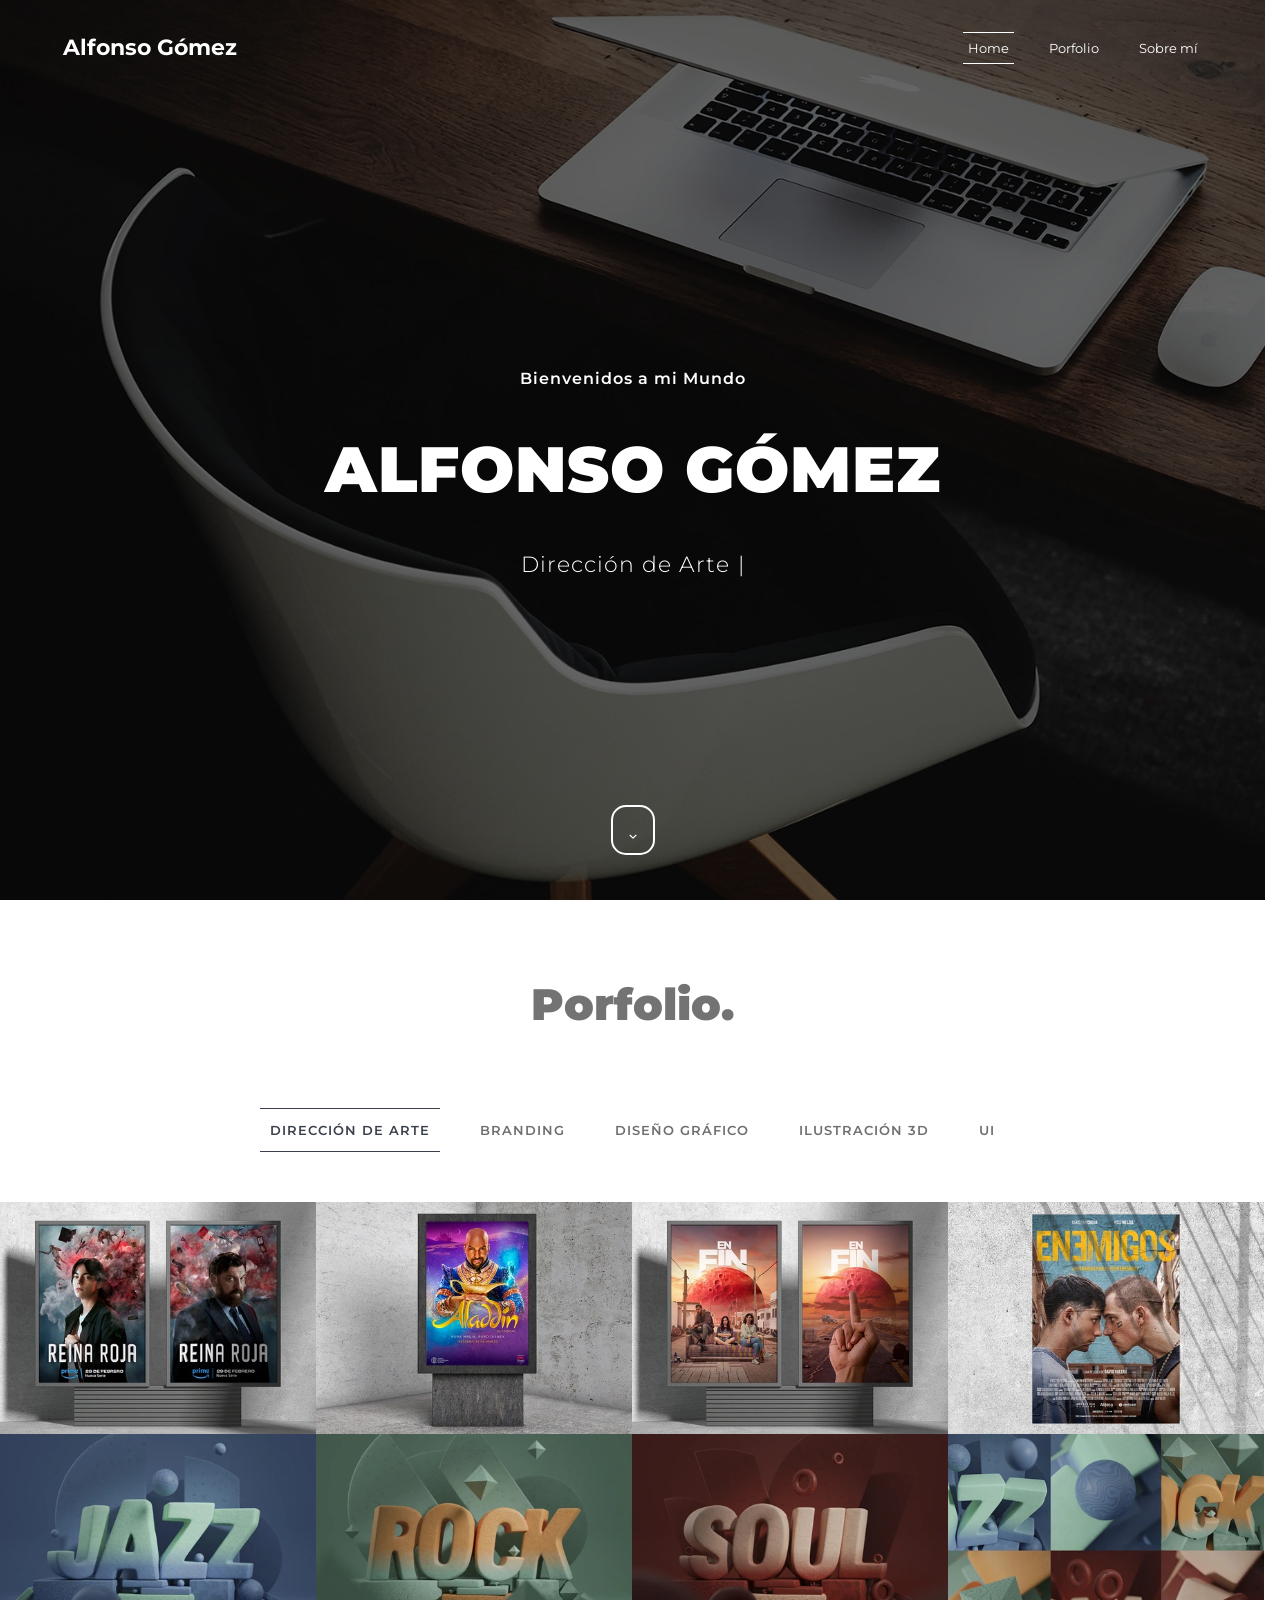
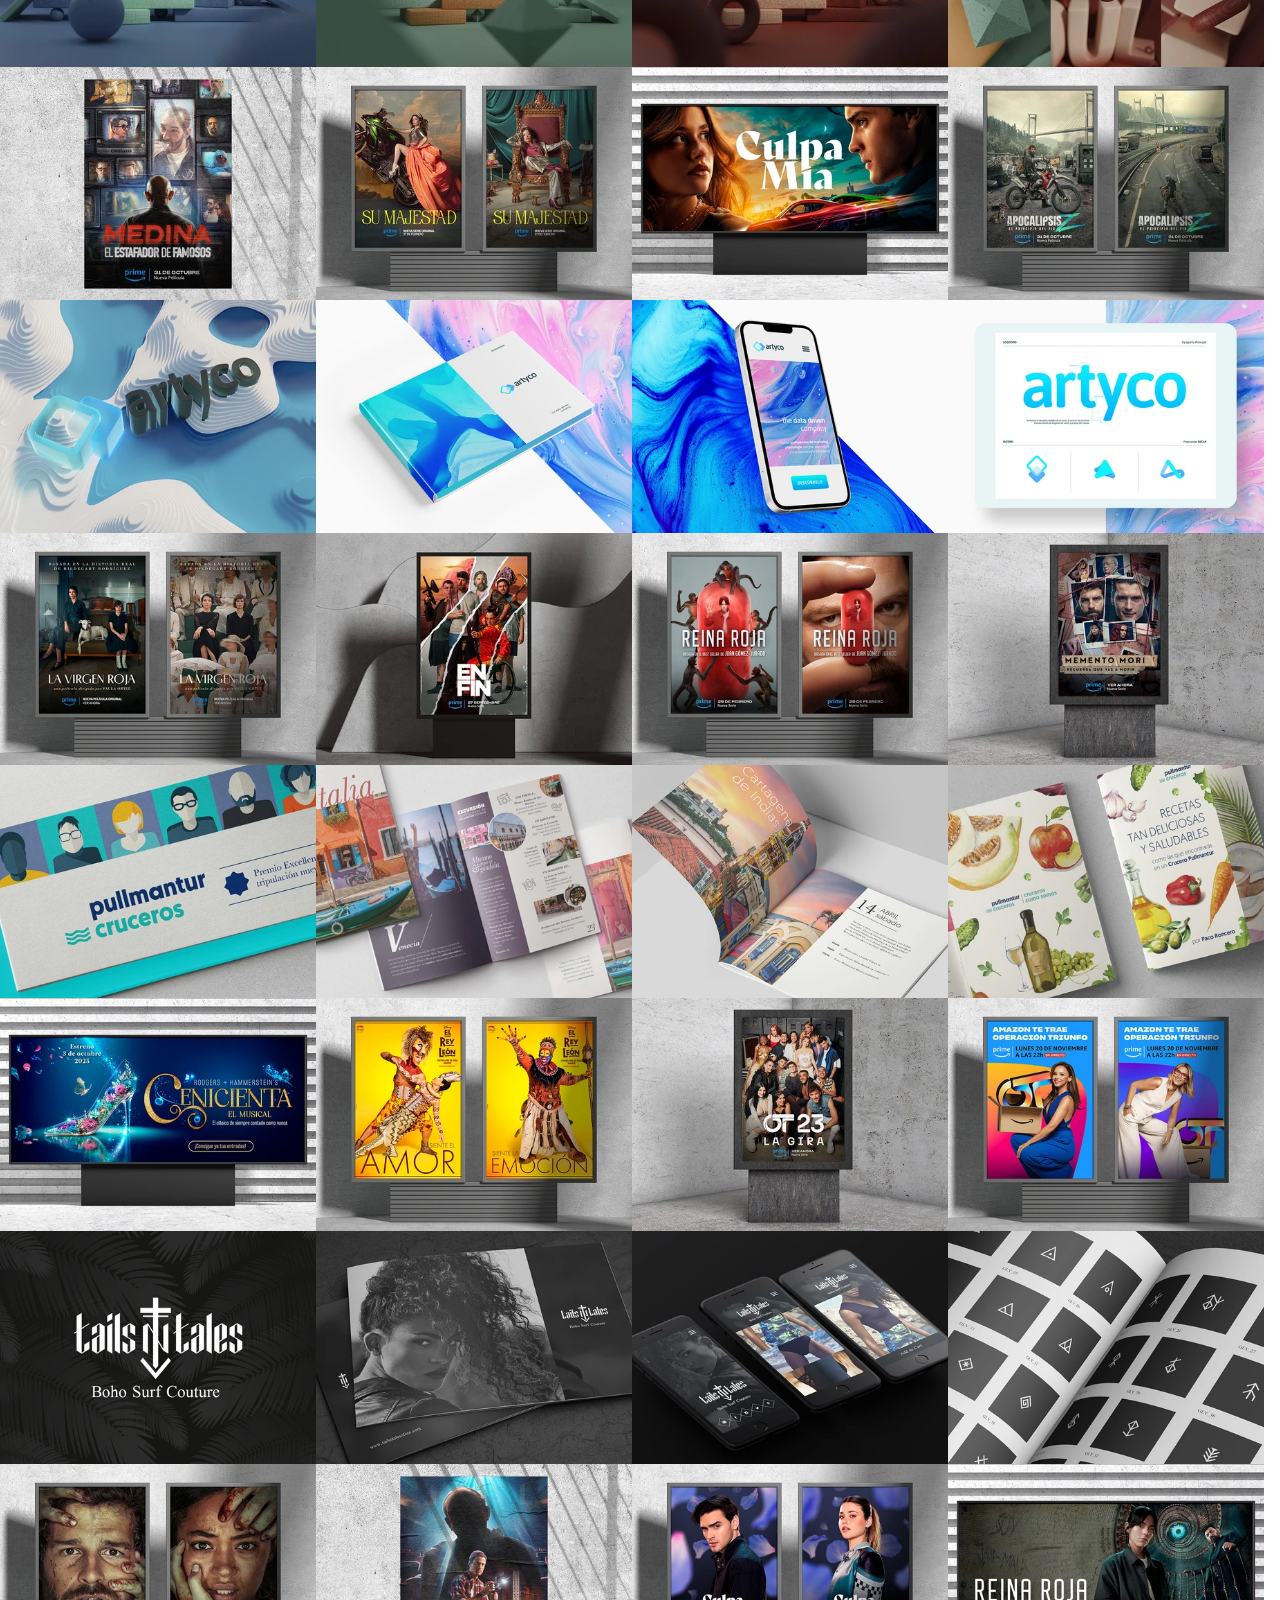
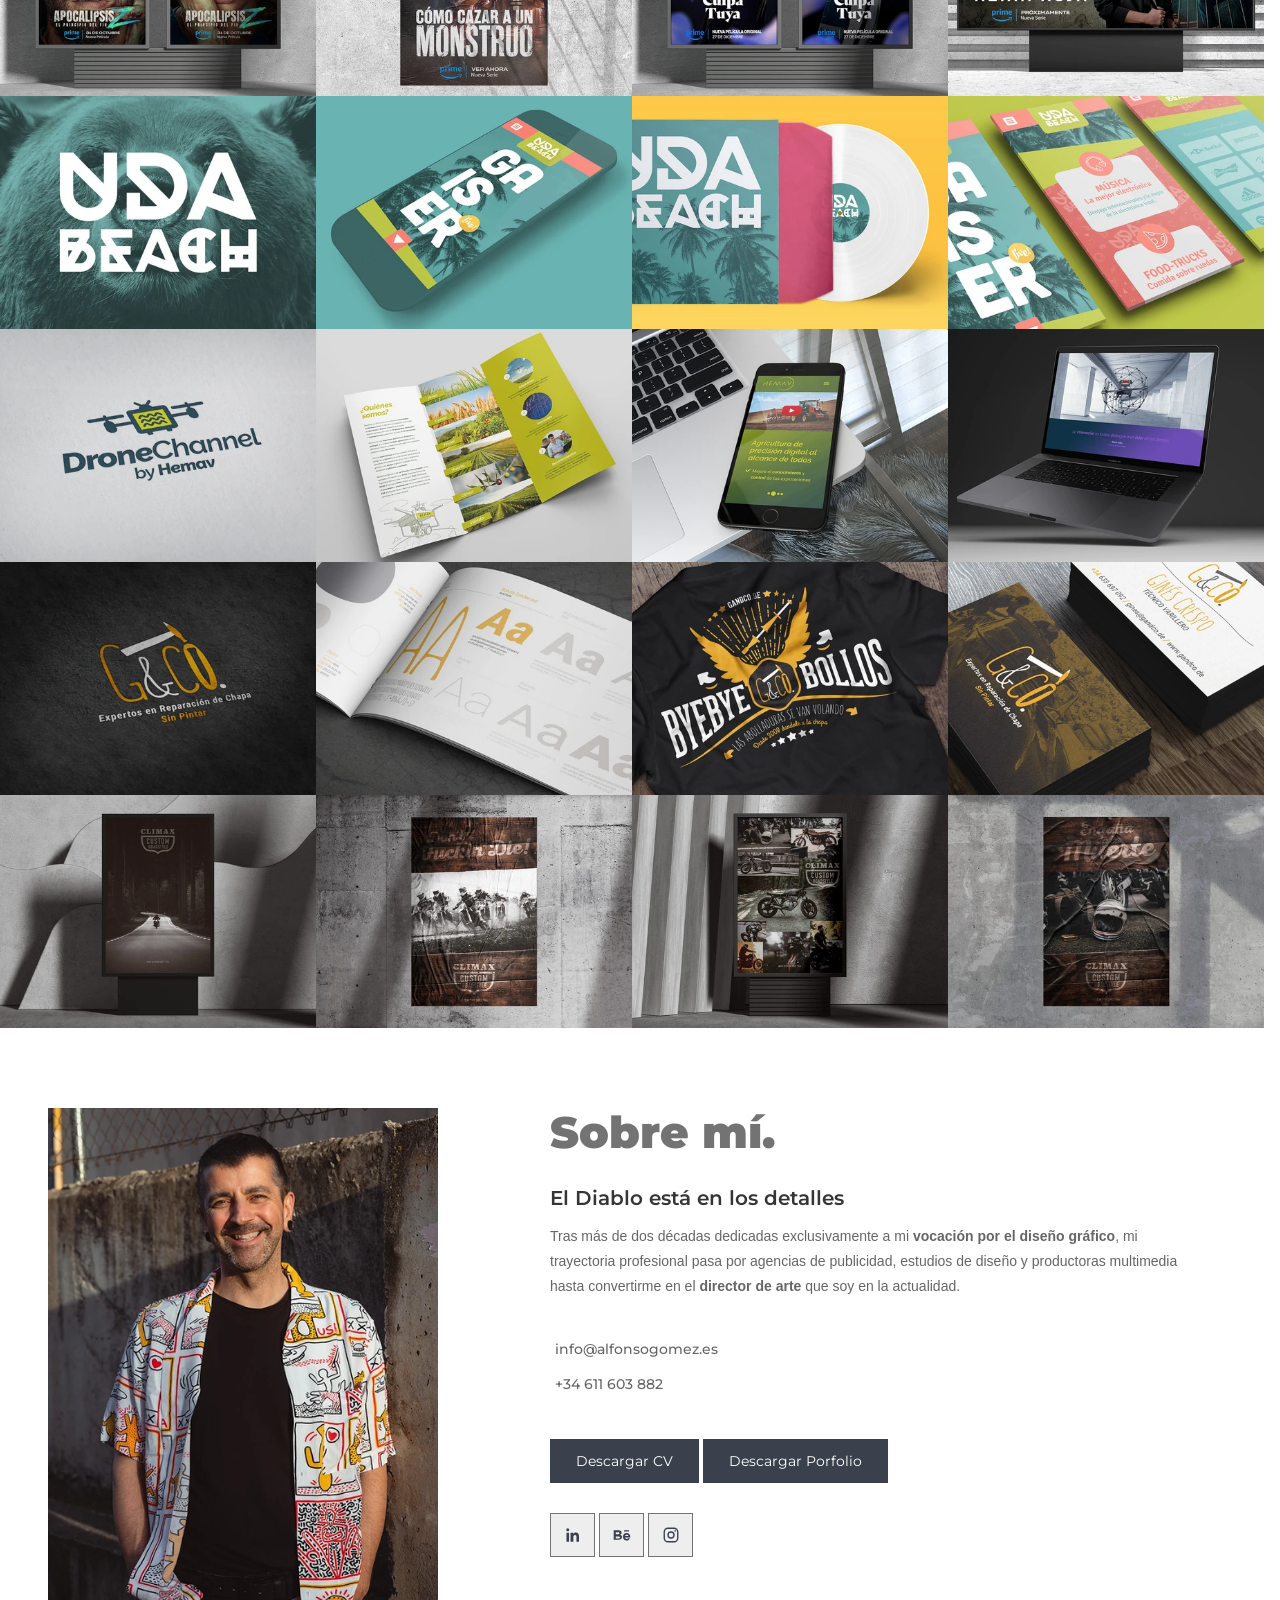
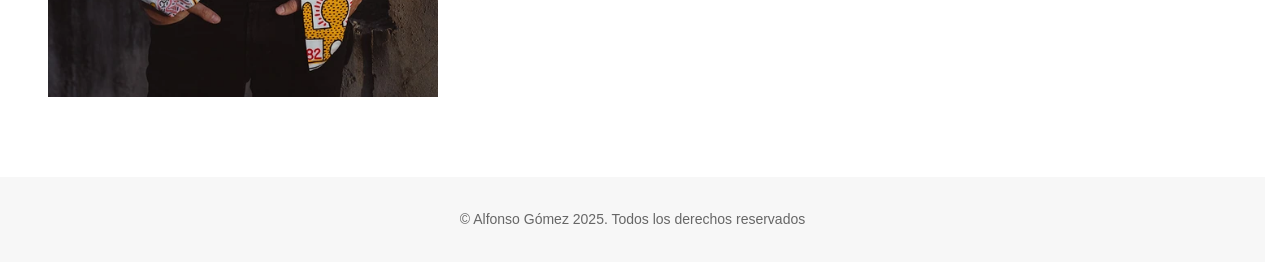
<file: index.html>
<!doctype html>
<html lang="es" class="no-js">
  <head>
    <meta charset="utf-8">
    <title>Alfonso Gómez | Dirección de arte y diseño gráfico</title>
    <meta name="description" content="Portfolio de Alfonso Gómez, director de arte y diseñador gráfico. Proyectos de branding, ilustración 3D, diseño de interfaces y arte final.">
    <meta property="og:type" content="website">
    <meta property="og:locale" content="es_ES">
    <meta property="og:site_name" content="Alfonso Gómez">
    <meta property="og:title" content="Alfonso Gómez | Dirección de arte y diseño gráfico">
    <meta property="og:description" content="Portfolio de Alfonso Gómez, director de arte y diseñador gráfico. Proyectos de branding, ilustración 3D, diseño de interfaces y arte final.">
    <meta property="og:url" content="https://goomezzz.github.io/">
    <meta property="og:image" content="https://goomezzz.github.io/img/background.jpg">
    <meta property="og:image:secure_url" content="https://goomezzz.github.io/img/background.jpg">
    <meta property="og:image:type" content="image/jpeg">
    <meta property="og:image:width" content="1920">
    <meta property="og:image:height" content="1080">
    <meta property="og:image:alt" content="Escritorio con un ordenador portátil, imagen de portada del portfolio de Alfonso Gómez.">
    <meta name="twitter:card" content="summary_large_image">
    <meta name="twitter:title" content="Alfonso Gómez | Dirección de arte y diseño gráfico">
    <meta name="twitter:description" content="Portfolio de Alfonso Gómez, director de arte y diseñador gráfico. Proyectos de branding, ilustración 3D, diseño de interfaces y arte final.">
    <meta name="twitter:image" content="https://goomezzz.github.io/img/background.jpg">
    <meta name="twitter:image:alt" content="Escritorio con un ordenador portátil, imagen de portada del portfolio de Alfonso Gómez.">
    <meta name="viewport" content="width=device-width, initial-scale=1">
    <link rel="canonical" href="https://goomezzz.github.io/">
    <link rel="icon" type="image/png" href="img/favicon.png">
    <link rel="preload" as="image" href="img/background.webp" type="image/webp" fetchpriority="high">
    <link rel="preconnect" href="https://fonts.googleapis.com">
    <link rel="preconnect" href="https://fonts.gstatic.com" crossorigin>
    <link href="https://fonts.googleapis.com/css?family=Montserrat:300,400,500,600,700,900&amp;display=swap" rel="stylesheet">
    <link rel="stylesheet" href="css/style.css">
    <script src="js/custom.js" defer></script>
    <script async src="https://www.googletagmanager.com/gtag/js?id=G-V9C87CD813"></script>
    <script>
      window.dataLayer = window.dataLayer || [];
      function gtag() { window.dataLayer.push(arguments); }
      gtag('js', new Date());
      gtag('config', 'G-V9C87CD813');
    </script>
  </head>
  <body>
    <a class="skip-link" href="#main-content">Saltar al contenido</a>

    <nav class="site-nav" aria-label="Navegación principal">
      <div class="nav-inner container">
        <a class="brand" href="#home">Alfonso Gómez</a>
        <button class="menu-toggle" type="button" aria-controls="site-menu" aria-expanded="false" aria-label="Abrir menú">
          <span aria-hidden="true"></span>
          <span aria-hidden="true"></span>
          <span aria-hidden="true"></span>
        </button>
        <ul class="nav-links" id="site-menu">
          <li><a href="#home" aria-current="location">Home</a></li>
          <li><a href="#portfolio">Porfolio</a></li>
          <li><a href="#hero">Sobre mí</a></li>
        </ul>
      </div>
    </nav>

    <main id="main-content" tabindex="-1">
      <section id="home" class="intro" aria-labelledby="intro-title" tabindex="-1">
        <div class="intro-content container">
          <p class="eyebrow">Bienvenidos a mi Mundo</p>
          <h1 id="intro-title">Alfonso Gómez</h1>
          <p class="profession" aria-hidden="true">Dirección de Arte</p>
          <p class="visually-hidden">Dirección de arte, diseño gráfico, ilustración 3D y arte final.</p>
        </div>
        <a class="scroll-cue" href="#portfolio" aria-label="Ver porfolio">
          <svg viewBox="0 0 24 24" width="14" height="14" aria-hidden="true" focusable="false"><path d="m7 9 5 5 5-5" fill="none" stroke="currentColor" stroke-width="2" stroke-linecap="round" stroke-linejoin="round"/></svg>
        </a>
      </section>

      <section id="portfolio" class="portfolio" aria-labelledby="portfolio-title" tabindex="-1">
        <h2 class="section-title portfolio-title" id="portfolio-title">Porfolio.</h2>
        <div class="project-filters" role="group" aria-label="Filtrar proyectos">
          <button type="button" data-filter="all" aria-controls="project-gallery" aria-pressed="true">Dirección de Arte</button>
          <button type="button" data-filter="branding" aria-controls="project-gallery" aria-pressed="false">Branding</button>
          <button type="button" data-filter="diseno-grafico" aria-controls="project-gallery" aria-pressed="false">Diseño Gráfico</button>
          <button type="button" data-filter="illustration-3d" aria-controls="project-gallery" aria-pressed="false">Ilustración 3D</button>
          <button type="button" data-filter="ui-ux" aria-controls="project-gallery" aria-pressed="false">UI</button>
        </div>
        <p id="filter-status" class="visually-hidden" role="status" aria-live="polite" aria-atomic="true"></p>
        <div class="project-grid" id="project-gallery">
        <article class="project-card" data-categories="diseno-grafico" aria-labelledby="project-1-title">
          <picture>
          <source type="image/webp" srcset="img/portfolio/enrimur_1-480.webp 480w, img/portfolio/enrimur_1-800.webp 800w, img/portfolio/enrimur_1.webp 1000w" sizes="(max-width: 991px) 100vw, 25vw">
          <img src="img/portfolio/enrimur_1.jpg" alt="Series. Key Art." width="1000" height="736" loading="lazy" decoding="async">
          </source></picture>
          <div class="project-overlay">
            <div class="project-info">
              <h3 id="project-1-title">Enri Mür / Prime Video / Reina Roja</h3>
              <a class="button button--outline" href="https://www.behance.net/gallery/227987453/Reina-Roja" target="_blank" rel="noopener noreferrer" aria-label="Ver proyecto: Enri Mür / Prime Video / Reina Roja">ver proyecto</a>
            </div>
          </div>
        </article>

        <article class="project-card" data-categories="diseno-grafico" aria-labelledby="project-2-title">
          <picture>
          <source type="image/webp" srcset="img/portfolio/enrimur_2-480.webp 480w, img/portfolio/enrimur_2-800.webp 800w, img/portfolio/enrimur_2.webp 1000w" sizes="(max-width: 991px) 100vw, 25vw">
          <img src="img/portfolio/enrimur_2.jpg" alt="Show. Key Art." width="1000" height="736" loading="lazy" decoding="async">
          </source></picture>
          <div class="project-overlay">
            <div class="project-info">
              <h3 id="project-2-title">Enri Mür / Stage / Aladdin</h3>
              <a class="button button--outline" href="https://www.behance.net/gallery/228052237/Stage-Shows" target="_blank" rel="noopener noreferrer" aria-label="Ver proyecto: Enri Mür / Stage / Aladdin">ver proyecto</a>
            </div>
          </div>
        </article>

        <article class="project-card" data-categories="diseno-grafico" aria-labelledby="project-3-title">
          <picture>
          <source type="image/webp" srcset="img/portfolio/enrimur_3-480.webp 480w, img/portfolio/enrimur_3-800.webp 800w, img/portfolio/enrimur_3.webp 1000w" sizes="(max-width: 991px) 100vw, 25vw">
          <img src="img/portfolio/enrimur_3.jpg" alt="Series. Key Art." width="1000" height="736" loading="lazy" decoding="async">
          </source></picture>
          <div class="project-overlay">
            <div class="project-info">
              <h3 id="project-3-title">Enri Mür / Prime Video / En Fin</h3>
              <a class="button button--outline" href="https://www.behance.net/gallery/227993625/En-Fin" target="_blank" rel="noopener noreferrer" aria-label="Ver proyecto: Enri Mür / Prime Video / En Fin">ver proyecto</a>
            </div>
          </div>
        </article>

        <article class="project-card" data-categories="diseno-grafico" aria-labelledby="project-4-title">
          <picture>
          <source type="image/webp" srcset="img/portfolio/enrimur_4-480.webp 480w, img/portfolio/enrimur_4-800.webp 800w, img/portfolio/enrimur_4.webp 1000w" sizes="(max-width: 991px) 100vw, 25vw">
          <img src="img/portfolio/enrimur_4.jpg" alt="Movies. Key Art." width="1000" height="736" loading="lazy" decoding="async">
          </source></picture>
          <div class="project-overlay">
            <div class="project-info">
              <h3 id="project-4-title">Enri Mür / Prime Video / Enemigos</h3>
              <a class="button button--outline" href="https://www.behance.net/gallery/227999229/Prime-Shows" target="_blank" rel="noopener noreferrer" aria-label="Ver proyecto: Enri Mür / Prime Video / Enemigos">ver proyecto</a>
            </div>
          </div>
        </article>

        <article class="project-card" data-categories="illustration-3d" aria-labelledby="project-5-title">
          <picture>
          <source type="image/webp" srcset="img/portfolio/music_1-480.webp 480w, img/portfolio/music_1-800.webp 800w, img/portfolio/music_1.webp 1000w" sizes="(max-width: 991px) 100vw, 25vw">
          <img src="img/portfolio/music_1.jpg" alt="Music. Ilustración 3D." width="1000" height="736" loading="lazy" decoding="async">
          </source></picture>
          <div class="project-overlay">
            <div class="project-info">
              <h3 id="project-5-title">Fake Club</h3>
              <a class="button button--outline" href="img/portfolio/music_1.jpg" aria-label="Ampliar imagen: Fake Club" data-lightbox="">Ampliar imagen</a>
            </div>
          </div>
        </article>

        <article class="project-card" data-categories="illustration-3d" aria-labelledby="project-6-title">
          <picture>
          <source type="image/webp" srcset="img/portfolio/music_2-480.webp 480w, img/portfolio/music_2-800.webp 800w, img/portfolio/music_2.webp 1000w" sizes="(max-width: 991px) 100vw, 25vw">
          <img src="img/portfolio/music_2.jpg" alt="Music. Ilustración 3D." width="1000" height="736" loading="lazy" decoding="async">
          </source></picture>
          <div class="project-overlay">
            <div class="project-info">
              <h3 id="project-6-title">Fake Club</h3>
              <a class="button button--outline" href="img/portfolio/music_2.jpg" aria-label="Ampliar imagen: Fake Club" data-lightbox="">Ampliar imagen</a>
            </div>
          </div>
        </article>

        <article class="project-card" data-categories="illustration-3d" aria-labelledby="project-7-title">
          <picture>
          <source type="image/webp" srcset="img/portfolio/music_3-480.webp 480w, img/portfolio/music_3-800.webp 800w, img/portfolio/music_3.webp 1000w" sizes="(max-width: 991px) 100vw, 25vw">
          <img src="img/portfolio/music_3.jpg" alt="Music. Ilustración 3D." width="1000" height="736" loading="lazy" decoding="async">
          </source></picture>
          <div class="project-overlay">
            <div class="project-info">
              <h3 id="project-7-title">Fake Club</h3>
              <a class="button button--outline" href="img/portfolio/music_3.jpg" aria-label="Ampliar imagen: Fake Club" data-lightbox="">Ampliar imagen</a>
            </div>
          </div>
        </article>

        <article class="project-card" data-categories="illustration-3d" aria-labelledby="project-8-title">
          <picture>
          <source type="image/webp" srcset="img/portfolio/music_4-480.webp 480w, img/portfolio/music_4-800.webp 800w, img/portfolio/music_4.webp 1000w" sizes="(max-width: 991px) 100vw, 25vw">
          <img src="img/portfolio/music_4.jpg" alt="Music. Ilustración 3D." width="1000" height="736" loading="lazy" decoding="async">
          </source></picture>
          <div class="project-overlay">
            <div class="project-info">
              <h3 id="project-8-title">Fake Club</h3>
              <a class="button button--outline" href="img/portfolio/music_4.jpg" aria-label="Ampliar imagen: Fake Club" data-lightbox="">Ampliar imagen</a>
            </div>
          </div>
        </article>

        <article class="project-card" data-categories="diseno-grafico" aria-labelledby="project-9-title">
          <picture>
          <source type="image/webp" srcset="img/portfolio/enrimur_5-480.webp 480w, img/portfolio/enrimur_5-800.webp 800w, img/portfolio/enrimur_5.webp 1000w" sizes="(max-width: 991px) 100vw, 25vw">
          <img src="img/portfolio/enrimur_5.jpg" alt="Series. Key Art." width="1000" height="736" loading="lazy" decoding="async">
          </source></picture>
          <div class="project-overlay">
            <div class="project-info">
              <h3 id="project-9-title">Enri Mür / Prime Video / Medina</h3>
              <a class="button button--outline" href="https://www.behance.net/gallery/227999229/Prime-Shows" target="_blank" rel="noopener noreferrer" aria-label="Ver proyecto: Enri Mür / Prime Video / Medina">ver proyecto</a>
            </div>
          </div>
        </article>

        <article class="project-card" data-categories="diseno-grafico" aria-labelledby="project-10-title">
          <picture>
          <source type="image/webp" srcset="img/portfolio/enrimur_6-480.webp 480w, img/portfolio/enrimur_6-800.webp 800w, img/portfolio/enrimur_6.webp 1000w" sizes="(max-width: 991px) 100vw, 25vw">
          <img src="img/portfolio/enrimur_6.jpg" alt="Series. Key Art." width="1000" height="736" loading="lazy" decoding="async">
          </source></picture>
          <div class="project-overlay">
            <div class="project-info">
              <h3 id="project-10-title">Enri Mür / Prime Video / Su Magestad</h3>
              <a class="button button--outline" href="https://www.behance.net/gallery/227997085/Su-Majestad" target="_blank" rel="noopener noreferrer" aria-label="Ver proyecto: Enri Mür / Prime Video / Su Magestad">ver proyecto</a>
            </div>
          </div>
        </article>

        <article class="project-card" data-categories="diseno-grafico" aria-labelledby="project-11-title">
          <picture>
          <source type="image/webp" srcset="img/portfolio/enrimur_7-480.webp 480w, img/portfolio/enrimur_7-800.webp 800w, img/portfolio/enrimur_7.webp 1000w" sizes="(max-width: 991px) 100vw, 25vw">
          <img src="img/portfolio/enrimur_7.jpg" alt="Movies. Key Art." width="1000" height="736" loading="lazy" decoding="async">
          </source></picture>
          <div class="project-overlay">
            <div class="project-info">
              <h3 id="project-11-title">Enri Mür / Prime Video / Culpa Mia</h3>
              <a class="button button--outline" href="https://www.behance.net/gallery/227999229/Prime-Shows" target="_blank" rel="noopener noreferrer" aria-label="Ver proyecto: Enri Mür / Prime Video / Culpa Mia">ver proyecto</a>
            </div>
          </div>
        </article>

        <article class="project-card" data-categories="diseno-grafico" aria-labelledby="project-12-title">
          <picture>
          <source type="image/webp" srcset="img/portfolio/enrimur_8-480.webp 480w, img/portfolio/enrimur_8-800.webp 800w, img/portfolio/enrimur_8.webp 1000w" sizes="(max-width: 991px) 100vw, 25vw">
          <img src="img/portfolio/enrimur_8.jpg" alt="Movies. Key Art." width="1000" height="736" loading="lazy" decoding="async">
          </source></picture>
          <div class="project-overlay">
            <div class="project-info">
              <h3 id="project-12-title">Enri Mür / Prime Video / Apocalipsis Z</h3>
              <a class="button button--outline" href="https://www.behance.net/gallery/227995447/Apocalipsis-Z" target="_blank" rel="noopener noreferrer" aria-label="Ver proyecto: Enri Mür / Prime Video / Apocalipsis Z">ver proyecto</a>
            </div>
          </div>
        </article>

        <article class="project-card" data-categories="branding illustration-3d" aria-labelledby="project-13-title">
          <picture>
          <source type="image/webp" srcset="img/portfolio/artyco_1-480.webp 480w, img/portfolio/artyco_1-800.webp 800w, img/portfolio/artyco_1.webp 1000w" sizes="(max-width: 991px) 100vw, 25vw">
          <img src="img/portfolio/artyco_1.jpg" alt="Artyco Branding. Branding." width="1000" height="736" loading="lazy" decoding="async">
          </source></picture>
          <div class="project-overlay">
            <div class="project-info">
              <h3 id="project-13-title">Artyco Branding</h3>
              <a class="button button--outline" href="https://www.behance.net/gallery/169422739/Artyco" target="_blank" rel="noopener noreferrer" aria-label="Ver proyecto: Artyco Branding">ver proyecto</a>
            </div>
          </div>
        </article>

        <article class="project-card" data-categories="diseno-grafico" aria-labelledby="project-14-title">
          <picture>
          <source type="image/webp" srcset="img/portfolio/artyco_2-480.webp 480w, img/portfolio/artyco_2-800.webp 800w, img/portfolio/artyco_2.webp 1000w" sizes="(max-width: 991px) 100vw, 25vw">
          <img src="img/portfolio/artyco_2.jpg" alt="Artyco Branding. Graphic Design." width="1000" height="736" loading="lazy" decoding="async">
          </source></picture>
          <div class="project-overlay">
            <div class="project-info">
              <h3 id="project-14-title">Artyco Branding</h3>
              <a class="button button--outline" href="https://www.behance.net/gallery/169422739/Artyco" target="_blank" rel="noopener noreferrer" aria-label="Ver proyecto: Artyco Branding">ver proyecto</a>
            </div>
          </div>
        </article>

        <article class="project-card" data-categories="ui-ux" aria-labelledby="project-15-title">
          <picture>
          <source type="image/webp" srcset="img/portfolio/artyco_3-480.webp 480w, img/portfolio/artyco_3-800.webp 800w, img/portfolio/artyco_3.webp 1000w" sizes="(max-width: 991px) 100vw, 25vw">
          <img src="img/portfolio/artyco_3.jpg" alt="Artyco Branding. Interfaz de usuario." width="1000" height="736" loading="lazy" decoding="async">
          </source></picture>
          <div class="project-overlay">
            <div class="project-info">
              <h3 id="project-15-title">Artyco Branding</h3>
              <a class="button button--outline" href="https://www.behance.net/gallery/169422739/Artyco" target="_blank" rel="noopener noreferrer" aria-label="Ver proyecto: Artyco Branding">ver proyecto</a>
            </div>
          </div>
        </article>

        <article class="project-card" data-categories="ui-ux" aria-labelledby="project-16-title">
          <picture>
          <source type="image/webp" srcset="img/portfolio/artyco_4-480.webp 480w, img/portfolio/artyco_4-800.webp 800w, img/portfolio/artyco_4.webp 1000w" sizes="(max-width: 991px) 100vw, 25vw">
          <img src="img/portfolio/artyco_4.jpg" alt="Artyco Branding. Interfaz de usuario." width="1000" height="736" loading="lazy" decoding="async">
          </source></picture>
          <div class="project-overlay">
            <div class="project-info">
              <h3 id="project-16-title">Artyco Branding</h3>
              <a class="button button--outline" href="https://www.behance.net/gallery/169422739/Artyco" target="_blank" rel="noopener noreferrer" aria-label="Ver proyecto: Artyco Branding">ver proyecto</a>
            </div>
          </div>
        </article>

        <article class="project-card" data-categories="diseno-grafico" aria-labelledby="project-17-title">
          <picture>
          <source type="image/webp" srcset="img/portfolio/enrimur_9-480.webp 480w, img/portfolio/enrimur_9-800.webp 800w, img/portfolio/enrimur_9.webp 1000w" sizes="(max-width: 991px) 100vw, 25vw">
          <img src="img/portfolio/enrimur_9.jpg" alt="Movies. Key Art." width="1000" height="736" loading="lazy" decoding="async">
          </source></picture>
          <div class="project-overlay">
            <div class="project-info">
              <h3 id="project-17-title">Enri Mür / Prime Video / La Virgen Roja</h3>
              <a class="button button--outline" href="https://www.behance.net/gallery/227999229/Prime-Shows" target="_blank" rel="noopener noreferrer" aria-label="Ver proyecto: Enri Mür / Prime Video / La Virgen Roja">ver proyecto</a>
            </div>
          </div>
        </article>

        <article class="project-card" data-categories="diseno-grafico" aria-labelledby="project-18-title">
          <picture>
          <source type="image/webp" srcset="img/portfolio/enrimur_10-480.webp 480w, img/portfolio/enrimur_10-800.webp 800w, img/portfolio/enrimur_10.webp 1000w" sizes="(max-width: 991px) 100vw, 25vw">
          <img src="img/portfolio/enrimur_10.jpg" alt="Series. Key Art." width="1000" height="736" loading="lazy" decoding="async">
          </source></picture>
          <div class="project-overlay">
            <div class="project-info">
              <h3 id="project-18-title">Enri Mür / Prime Video / En Fin</h3>
              <a class="button button--outline" href="https://www.behance.net/gallery/227993625/En-Fin" target="_blank" rel="noopener noreferrer" aria-label="Ver proyecto: Enri Mür / Prime Video / En Fin">ver proyecto</a>
            </div>
          </div>
        </article>

        <article class="project-card" data-categories="diseno-grafico" aria-labelledby="project-19-title">
          <picture>
          <source type="image/webp" srcset="img/portfolio/enrimur_11-480.webp 480w, img/portfolio/enrimur_11-800.webp 800w, img/portfolio/enrimur_11.webp 1000w" sizes="(max-width: 991px) 100vw, 25vw">
          <img src="img/portfolio/enrimur_11.jpg" alt="Series. Key Art." width="1000" height="736" loading="lazy" decoding="async">
          </source></picture>
          <div class="project-overlay">
            <div class="project-info">
              <h3 id="project-19-title">Enri Mür / Prime Video / Reina Roja</h3>
              <a class="button button--outline" href="https://www.behance.net/gallery/227987453/Reina-Roja" target="_blank" rel="noopener noreferrer" aria-label="Ver proyecto: Enri Mür / Prime Video / Reina Roja">ver proyecto</a>
            </div>
          </div>
        </article>

        <article class="project-card" data-categories="diseno-grafico" aria-labelledby="project-20-title">
          <picture>
          <source type="image/webp" srcset="img/portfolio/enrimur_12-480.webp 480w, img/portfolio/enrimur_12-800.webp 800w, img/portfolio/enrimur_12.webp 1000w" sizes="(max-width: 991px) 100vw, 25vw">
          <img src="img/portfolio/enrimur_12.jpg" alt="Series. Key Art." width="1000" height="736" loading="lazy" decoding="async">
          </source></picture>
          <div class="project-overlay">
            <div class="project-info">
              <h3 id="project-20-title">Enri Mür / Prime Video / Memento Mori</h3>
              <a class="button button--outline" href="https://www.behance.net/gallery/227999229/Prime-Shows" target="_blank" rel="noopener noreferrer" aria-label="Ver proyecto: Enri Mür / Prime Video / Memento Mori">ver proyecto</a>
            </div>
          </div>
        </article>

        <article class="project-card" data-categories="branding" aria-labelledby="project-21-title">
          <picture>
          <source type="image/webp" srcset="img/portfolio/manle_1-480.webp 480w, img/portfolio/manle_1-800.webp 800w, img/portfolio/manle_1.webp 1000w" sizes="(max-width: 991px) 100vw, 25vw">
          <img src="img/portfolio/manle_1.jpg" alt="Pullmantur Cruceros. Graphic Design." width="1000" height="736" loading="lazy" decoding="async">
          </source></picture>
          <div class="project-overlay">
            <div class="project-info">
              <h3 id="project-21-title">Pullmantur Cruceros</h3>
              <a class="button button--outline" href="https://www.behance.net/gallery/70719117/Pullmantur" target="_blank" rel="noopener noreferrer" aria-label="Ver proyecto: Pullmantur Cruceros">ver proyecto</a>
            </div>
          </div>
        </article>

        <article class="project-card" data-categories="diseno-grafico" aria-labelledby="project-22-title">
          <picture>
          <source type="image/webp" srcset="img/portfolio/manle_2-480.webp 480w, img/portfolio/manle_2-800.webp 800w, img/portfolio/manle_2.webp 1000w" sizes="(max-width: 991px) 100vw, 25vw">
          <img src="img/portfolio/manle_2.jpg" alt="Pullmantur Cruceros. Graphic Design." width="1000" height="736" loading="lazy" decoding="async">
          </source></picture>
          <div class="project-overlay">
            <div class="project-info">
              <h3 id="project-22-title">Pullmantur Cruceros</h3>
              <a class="button button--outline" href="https://www.behance.net/gallery/70719117/Pullmantur" target="_blank" rel="noopener noreferrer" aria-label="Ver proyecto: Pullmantur Cruceros">ver proyecto</a>
            </div>
          </div>
        </article>

        <article class="project-card" data-categories="diseno-grafico" aria-labelledby="project-23-title">
          <picture>
          <source type="image/webp" srcset="img/portfolio/manle_3-480.webp 480w, img/portfolio/manle_3-800.webp 800w, img/portfolio/manle_3.webp 1000w" sizes="(max-width: 991px) 100vw, 25vw">
          <img src="img/portfolio/manle_3.jpg" alt="Pullmantur Cruceros. Graphic Design." width="1000" height="736" loading="lazy" decoding="async">
          </source></picture>
          <div class="project-overlay">
            <div class="project-info">
              <h3 id="project-23-title">Pullmantur Cruceros</h3>
              <a class="button button--outline" href="https://www.behance.net/gallery/70719117/Pullmantur" target="_blank" rel="noopener noreferrer" aria-label="Ver proyecto: Pullmantur Cruceros">ver proyecto</a>
            </div>
          </div>
        </article>

        <article class="project-card" data-categories="diseno-grafico" aria-labelledby="project-24-title">
          <picture>
          <source type="image/webp" srcset="img/portfolio/manle_4-480.webp 480w, img/portfolio/manle_4-800.webp 800w, img/portfolio/manle_4.webp 1000w" sizes="(max-width: 991px) 100vw, 25vw">
          <img src="img/portfolio/manle_4.jpg" alt="Pullmantur Cruceros. Graphic Design." width="1000" height="736" loading="lazy" decoding="async">
          </source></picture>
          <div class="project-overlay">
            <div class="project-info">
              <h3 id="project-24-title">Pullmantur Cruceros</h3>
              <a class="button button--outline" href="https://www.behance.net/gallery/70719117/Pullmantur" target="_blank" rel="noopener noreferrer" aria-label="Ver proyecto: Pullmantur Cruceros">ver proyecto</a>
            </div>
          </div>
        </article>

        <article class="project-card" data-categories="diseno-grafico" aria-labelledby="project-25-title">
          <picture>
          <source type="image/webp" srcset="img/portfolio/enrimur_13-480.webp 480w, img/portfolio/enrimur_13-800.webp 800w, img/portfolio/enrimur_13.webp 1000w" sizes="(max-width: 991px) 100vw, 25vw">
          <img src="img/portfolio/enrimur_13.jpg" alt="Show. Key Art." width="1000" height="736" loading="lazy" decoding="async">
          </source></picture>
          <div class="project-overlay">
            <div class="project-info">
              <h3 id="project-25-title">Enri Mür / Stage / La Cenicienta</h3>
              <a class="button button--outline" href="https://www.behance.net/gallery/228052237/Stage-Shows" target="_blank" rel="noopener noreferrer" aria-label="Ver proyecto: Enri Mür / Stage / La Cenicienta">ver proyecto</a>
            </div>
          </div>
        </article>

        <article class="project-card" data-categories="diseno-grafico" aria-labelledby="project-26-title">
          <picture>
          <source type="image/webp" srcset="img/portfolio/enrimur_14-480.webp 480w, img/portfolio/enrimur_14-800.webp 800w, img/portfolio/enrimur_14.webp 1000w" sizes="(max-width: 991px) 100vw, 25vw">
          <img src="img/portfolio/enrimur_14.jpg" alt="Show. Key Art." width="1000" height="736" loading="lazy" decoding="async">
          </source></picture>
          <div class="project-overlay">
            <div class="project-info">
              <h3 id="project-26-title">Enri Mür / Stage / El Rey León</h3>
              <a class="button button--outline" href="https://www.behance.net/gallery/228052237/Stage-Shows" target="_blank" rel="noopener noreferrer" aria-label="Ver proyecto: Enri Mür / Stage / El Rey León">ver proyecto</a>
            </div>
          </div>
        </article>

        <article class="project-card" data-categories="diseno-grafico" aria-labelledby="project-27-title">
          <picture>
          <source type="image/webp" srcset="img/portfolio/enrimur_15-480.webp 480w, img/portfolio/enrimur_15-800.webp 800w, img/portfolio/enrimur_15.webp 1000w" sizes="(max-width: 991px) 100vw, 25vw">
          <img src="img/portfolio/enrimur_15.jpg" alt="Series. Key Art." width="1000" height="736" loading="lazy" decoding="async">
          </source></picture>
          <div class="project-overlay">
            <div class="project-info">
              <h3 id="project-27-title">Enri Mür / Prime Video / OT23 La Gira</h3>
              <a class="button button--outline" href="https://www.behance.net/gallery/227999229/Prime-Shows" target="_blank" rel="noopener noreferrer" aria-label="Ver proyecto: Enri Mür / Prime Video / OT23 La Gira">ver proyecto</a>
            </div>
          </div>
        </article>

        <article class="project-card" data-categories="diseno-grafico" aria-labelledby="project-28-title">
          <picture>
          <source type="image/webp" srcset="img/portfolio/enrimur_16-480.webp 480w, img/portfolio/enrimur_16-800.webp 800w, img/portfolio/enrimur_16.webp 1000w" sizes="(max-width: 991px) 100vw, 25vw">
          <img src="img/portfolio/enrimur_16.jpg" alt="Series. Key Art." width="1000" height="736" loading="lazy" decoding="async">
          </source></picture>
          <div class="project-overlay">
            <div class="project-info">
              <h3 id="project-28-title">Enri Mür / Prime Video / OT23</h3>
              <a class="button button--outline" href="https://www.behance.net/gallery/227999229/Prime-Shows" target="_blank" rel="noopener noreferrer" aria-label="Ver proyecto: Enri Mür / Prime Video / OT23">ver proyecto</a>
            </div>
          </div>
        </article>

        <article class="project-card" data-categories="branding" aria-labelledby="project-29-title">
          <picture>
          <source type="image/webp" srcset="img/portfolio/tailsntales_1-480.webp 480w, img/portfolio/tailsntales_1-800.webp 800w, img/portfolio/tailsntales_1.webp 1000w" sizes="(max-width: 991px) 100vw, 25vw">
          <img src="img/portfolio/tailsntales_1.jpg" alt="TailsNTales. Branding." width="1000" height="736" loading="lazy" decoding="async">
          </source></picture>
          <div class="project-overlay">
            <div class="project-info">
              <h3 id="project-29-title">TailsNTales</h3>
              <a class="button button--outline" href="https://www.behance.net/gallery/59378643/TailsNTales" target="_blank" rel="noopener noreferrer" aria-label="Ver proyecto: TailsNTales">ver proyecto</a>
            </div>
          </div>
        </article>

        <article class="project-card" data-categories="diseno-grafico" aria-labelledby="project-30-title">
          <picture>
          <source type="image/webp" srcset="img/portfolio/tailsntales_2-480.webp 480w, img/portfolio/tailsntales_2-800.webp 800w, img/portfolio/tailsntales_2.webp 1000w" sizes="(max-width: 991px) 100vw, 25vw">
          <img src="img/portfolio/tailsntales_2.jpg" alt="TailsNTales. Brand Book." width="1000" height="736" loading="lazy" decoding="async">
          </source></picture>
          <div class="project-overlay">
            <div class="project-info">
              <h3 id="project-30-title">TailsNTales</h3>
              <a class="button button--outline" href="https://www.behance.net/gallery/59378643/TailsNTales" target="_blank" rel="noopener noreferrer" aria-label="Ver proyecto: TailsNTales">ver proyecto</a>
            </div>
          </div>
        </article>

        <article class="project-card" data-categories="ui-ux" aria-labelledby="project-31-title">
          <picture>
          <source type="image/webp" srcset="img/portfolio/tailsntales_3-480.webp 480w, img/portfolio/tailsntales_3-800.webp 800w, img/portfolio/tailsntales_3.webp 1000w" sizes="(max-width: 991px) 100vw, 25vw">
          <img src="img/portfolio/tailsntales_3.jpg" alt="TailsNTales. Diseño web responsivo." width="1000" height="736" loading="lazy" decoding="async">
          </source></picture>
          <div class="project-overlay">
            <div class="project-info">
              <h3 id="project-31-title">TailsNTales</h3>
              <a class="button button--outline" href="https://www.behance.net/gallery/59378643/TailsNTales" target="_blank" rel="noopener noreferrer" aria-label="Ver proyecto: TailsNTales">ver proyecto</a>
            </div>
          </div>
        </article>

        <article class="project-card" data-categories="diseno-grafico" aria-labelledby="project-32-title">
          <picture>
          <source type="image/webp" srcset="img/portfolio/tailsntales_4-480.webp 480w, img/portfolio/tailsntales_4-800.webp 800w, img/portfolio/tailsntales_4.webp 1000w" sizes="(max-width: 991px) 100vw, 25vw">
          <img src="img/portfolio/tailsntales_4.jpg" alt="TailsNTales. Diseño gráfico." width="1000" height="736" loading="lazy" decoding="async">
          </source></picture>
          <div class="project-overlay">
            <div class="project-info">
              <h3 id="project-32-title">TailsNTales</h3>
              <a class="button button--outline" href="https://www.behance.net/gallery/59378643/TailsNTales" target="_blank" rel="noopener noreferrer" aria-label="Ver proyecto: TailsNTales">ver proyecto</a>
            </div>
          </div>
        </article>

        <article class="project-card" data-categories="diseno-grafico" aria-labelledby="project-33-title">
          <picture>
          <source type="image/webp" srcset="img/portfolio/enrimur_17-480.webp 480w, img/portfolio/enrimur_17-800.webp 800w, img/portfolio/enrimur_17.webp 1000w" sizes="(max-width: 991px) 100vw, 25vw">
          <img src="img/portfolio/enrimur_17.jpg" alt="Movies. Key Art." width="1000" height="736" loading="lazy" decoding="async">
          </source></picture>
          <div class="project-overlay">
            <div class="project-info">
              <h3 id="project-33-title">Enri Mür / Prime Video / Apocalipsis Z</h3>
              <a class="button button--outline" href="https://www.behance.net/gallery/227995447/Apocalipsis-Z" target="_blank" rel="noopener noreferrer" aria-label="Ver proyecto: Enri Mür / Prime Video / Apocalipsis Z">ver proyecto</a>
            </div>
          </div>
        </article>

        <article class="project-card" data-categories="diseno-grafico" aria-labelledby="project-34-title">
          <picture>
          <source type="image/webp" srcset="img/portfolio/enrimur_18-480.webp 480w, img/portfolio/enrimur_18-800.webp 800w, img/portfolio/enrimur_18.webp 1000w" sizes="(max-width: 991px) 100vw, 25vw">
          <img src="img/portfolio/enrimur_18.jpg" alt="Series. Key Art." width="1000" height="736" loading="lazy" decoding="async">
          </source></picture>
          <div class="project-overlay">
            <div class="project-info">
              <h3 id="project-34-title">Enri Mür / Prime Video / Como Cazar a un Monstruo</h3>
              <a class="button button--outline" href="https://www.behance.net/gallery/227999229/Prime-Shows" target="_blank" rel="noopener noreferrer" aria-label="Ver proyecto: Enri Mür / Prime Video / Como Cazar a un Monstruo">ver proyecto</a>
            </div>
          </div>
        </article>

        <article class="project-card" data-categories="diseno-grafico" aria-labelledby="project-35-title">
          <picture>
          <source type="image/webp" srcset="img/portfolio/enrimur_19-480.webp 480w, img/portfolio/enrimur_19-800.webp 800w, img/portfolio/enrimur_19.webp 1000w" sizes="(max-width: 991px) 100vw, 25vw">
          <img src="img/portfolio/enrimur_19.jpg" alt="Movies. Key Art." width="1000" height="736" loading="lazy" decoding="async">
          </source></picture>
          <div class="project-overlay">
            <div class="project-info">
              <h3 id="project-35-title">Enri Mür / Prime Video / Culpa Tuya</h3>
              <a class="button button--outline" href="https://www.behance.net/gallery/227999229/Prime-Shows" target="_blank" rel="noopener noreferrer" aria-label="Ver proyecto: Enri Mür / Prime Video / Culpa Tuya">ver proyecto</a>
            </div>
          </div>
        </article>

        <article class="project-card" data-categories="diseno-grafico" aria-labelledby="project-36-title">
          <picture>
          <source type="image/webp" srcset="img/portfolio/enrimur_20-480.webp 480w, img/portfolio/enrimur_20-800.webp 800w, img/portfolio/enrimur_20.webp 1000w" sizes="(max-width: 991px) 100vw, 25vw">
          <img src="img/portfolio/enrimur_20.jpg" alt="Series. Key Art." width="1000" height="736" loading="lazy" decoding="async">
          </source></picture>
          <div class="project-overlay">
            <div class="project-info">
              <h3 id="project-36-title">Enri Mür / Prime Video / Reina Roja</h3>
              <a class="button button--outline" href="https://www.behance.net/gallery/227987453/Reina-Roja" target="_blank" rel="noopener noreferrer" aria-label="Ver proyecto: Enri Mür / Prime Video / Reina Roja">ver proyecto</a>
            </div>
          </div>
        </article>

        <article class="project-card" data-categories="branding" aria-labelledby="project-37-title">
          <picture>
          <source type="image/webp" srcset="img/portfolio/udabeach_1-480.webp 480w, img/portfolio/udabeach_1-800.webp 800w, img/portfolio/udabeach_1.webp 1000w" sizes="(max-width: 991px) 100vw, 25vw">
          <img src="img/portfolio/udabeach_1.jpg" alt="Uda Beach. Branding." width="1000" height="736" loading="lazy" decoding="async">
          </source></picture>
          <div class="project-overlay">
            <div class="project-info">
              <h3 id="project-37-title">Uda Beach</h3>
              <a class="button button--outline" href="https://www.behance.net/gallery/27686423/Uda-Beach" target="_blank" rel="noopener noreferrer" aria-label="Ver proyecto: Uda Beach">ver proyecto</a>
            </div>
          </div>
        </article>

        <article class="project-card" data-categories="ui-ux" aria-labelledby="project-38-title">
          <picture>
          <source type="image/webp" srcset="img/portfolio/udabeach_2-480.webp 480w, img/portfolio/udabeach_2-800.webp 800w, img/portfolio/udabeach_2.webp 1000w" sizes="(max-width: 991px) 100vw, 25vw">
          <img src="img/portfolio/udabeach_2.jpg" alt="Uda Beach. Diseño Web." width="1000" height="736" loading="lazy" decoding="async">
          </source></picture>
          <div class="project-overlay">
            <div class="project-info">
              <h3 id="project-38-title">Uda Beach</h3>
              <a class="button button--outline" href="https://www.behance.net/gallery/27686423/Uda-Beach" target="_blank" rel="noopener noreferrer" aria-label="Ver proyecto: Uda Beach">ver proyecto</a>
            </div>
          </div>
        </article>

        <article class="project-card" data-categories="diseno-grafico" aria-labelledby="project-39-title">
          <picture>
          <source type="image/webp" srcset="img/portfolio/udabeach_3-480.webp 480w, img/portfolio/udabeach_3-800.webp 800w, img/portfolio/udabeach_3.webp 1000w" sizes="(max-width: 991px) 100vw, 25vw">
          <img src="img/portfolio/udabeach_3.jpg" alt="Uda Beach. Diseño gráfico." width="1000" height="736" loading="lazy" decoding="async">
          </source></picture>
          <div class="project-overlay">
            <div class="project-info">
              <h3 id="project-39-title">Uda Beach</h3>
              <a class="button button--outline" href="https://www.behance.net/gallery/27686423/Uda-Beach" target="_blank" rel="noopener noreferrer" aria-label="Ver proyecto: Uda Beach">ver proyecto</a>
            </div>
          </div>
        </article>

        <article class="project-card" data-categories="ui-ux" aria-labelledby="project-40-title">
          <picture>
          <source type="image/webp" srcset="img/portfolio/udabeach_4-480.webp 480w, img/portfolio/udabeach_4-800.webp 800w, img/portfolio/udabeach_4.webp 1000w" sizes="(max-width: 991px) 100vw, 25vw">
          <img src="img/portfolio/udabeach_4.jpg" alt="Uda Beach. Diseño web." width="1000" height="736" loading="lazy" decoding="async">
          </source></picture>
          <div class="project-overlay">
            <div class="project-info">
              <h3 id="project-40-title">Uda Beach</h3>
              <a class="button button--outline" href="https://www.behance.net/gallery/27686423/Uda-Beach" target="_blank" rel="noopener noreferrer" aria-label="Ver proyecto: Uda Beach">ver proyecto</a>
            </div>
          </div>
        </article>

        <article class="project-card" data-categories="branding" aria-labelledby="project-41-title">
          <picture>
          <source type="image/webp" srcset="img/portfolio/hemav_1-480.webp 480w, img/portfolio/hemav_1-800.webp 800w, img/portfolio/hemav_1.webp 1000w" sizes="(max-width: 991px) 100vw, 25vw">
          <img src="img/portfolio/hemav_1.jpg" alt="HEMAV. Branding." width="1000" height="736" loading="lazy" decoding="async">
          </source></picture>
          <div class="project-overlay">
            <div class="project-info">
              <h3 id="project-41-title">Hemav</h3>
              <a class="button button--outline" href="https://www.behance.net/gallery/60006077/HEMAV" target="_blank" rel="noopener noreferrer" aria-label="Ver proyecto: Hemav">ver proyecto</a>
            </div>
          </div>
        </article>

        <article class="project-card" data-categories="diseno-grafico" aria-labelledby="project-42-title">
          <picture>
          <source type="image/webp" srcset="img/portfolio/hemav_2-480.webp 480w, img/portfolio/hemav_2-800.webp 800w, img/portfolio/hemav_2.webp 1000w" sizes="(max-width: 991px) 100vw, 25vw">
          <img src="img/portfolio/hemav_2.jpg" alt="HEMAV. Diseño gráfico." width="1000" height="736" loading="lazy" decoding="async">
          </source></picture>
          <div class="project-overlay">
            <div class="project-info">
              <h3 id="project-42-title">Hemav</h3>
              <a class="button button--outline" href="https://www.behance.net/gallery/60006077/HEMAV" target="_blank" rel="noopener noreferrer" aria-label="Ver proyecto: Hemav">ver proyecto</a>
            </div>
          </div>
        </article>

        <article class="project-card" data-categories="ui-ux" aria-labelledby="project-43-title">
          <picture>
          <source type="image/webp" srcset="img/portfolio/hemav_3-480.webp 480w, img/portfolio/hemav_3-800.webp 800w, img/portfolio/hemav_3.webp 1000w" sizes="(max-width: 991px) 100vw, 25vw">
          <img src="img/portfolio/hemav_3.jpg" alt="HEMAV. Diseño web responsivo." width="1000" height="736" loading="lazy" decoding="async">
          </source></picture>
          <div class="project-overlay">
            <div class="project-info">
              <h3 id="project-43-title">Hemav</h3>
              <a class="button button--outline" href="https://www.behance.net/gallery/60006077/HEMAV" target="_blank" rel="noopener noreferrer" aria-label="Ver proyecto: Hemav">ver proyecto</a>
            </div>
          </div>
        </article>

        <article class="project-card" data-categories="ui-ux" aria-labelledby="project-44-title">
          <picture>
          <source type="image/webp" srcset="img/portfolio/hemav_4-480.webp 480w, img/portfolio/hemav_4-800.webp 800w, img/portfolio/hemav_4.webp 1000w" sizes="(max-width: 991px) 100vw, 25vw">
          <img src="img/portfolio/hemav_4.jpg" alt="HEMAV. Diseño web responsivo." width="1000" height="736" loading="lazy" decoding="async">
          </source></picture>
          <div class="project-overlay">
            <div class="project-info">
              <h3 id="project-44-title">Hemav</h3>
              <a class="button button--outline" href="https://www.behance.net/gallery/60006077/HEMAV" target="_blank" rel="noopener noreferrer" aria-label="Ver proyecto: Hemav">ver proyecto</a>
            </div>
          </div>
        </article>

        <article class="project-card" data-categories="branding" aria-labelledby="project-45-title">
          <picture>
          <source type="image/webp" srcset="img/portfolio/gandco_1-480.webp 480w, img/portfolio/gandco_1-800.webp 800w, img/portfolio/gandco_1.webp 1000w" sizes="(max-width: 991px) 100vw, 25vw">
          <img src="img/portfolio/gandco_1.jpg" alt="G&amp;Co. Branding." width="1000" height="736" loading="lazy" decoding="async">
          </source></picture>
          <div class="project-overlay">
            <div class="project-info">
              <h3 id="project-45-title">G&amp;Co</h3>
              <a class="button button--outline" href="https://www.behance.net/gallery/26711181/G-Co" target="_blank" rel="noopener noreferrer" aria-label="Ver proyecto: G&amp;Co">ver proyecto</a>
            </div>
          </div>
        </article>

        <article class="project-card" data-categories="diseno-grafico" aria-labelledby="project-46-title">
          <picture>
          <source type="image/webp" srcset="img/portfolio/gandco_2-480.webp 480w, img/portfolio/gandco_2-800.webp 800w, img/portfolio/gandco_2.webp 1000w" sizes="(max-width: 991px) 100vw, 25vw">
          <img src="img/portfolio/gandco_2.jpg" alt="G&amp;Co. Diseño gráfico." width="1000" height="736" loading="lazy" decoding="async">
          </source></picture>
          <div class="project-overlay">
            <div class="project-info">
              <h3 id="project-46-title">G&amp;Co</h3>
              <a class="button button--outline" href="https://www.behance.net/gallery/26711181/G-Co" target="_blank" rel="noopener noreferrer" aria-label="Ver proyecto: G&amp;Co">ver proyecto</a>
            </div>
          </div>
        </article>

        <article class="project-card" data-categories="diseno-grafico" aria-labelledby="project-47-title">
          <picture>
          <source type="image/webp" srcset="img/portfolio/gandco_3-480.webp 480w, img/portfolio/gandco_3-800.webp 800w, img/portfolio/gandco_3.webp 1000w" sizes="(max-width: 991px) 100vw, 25vw">
          <img src="img/portfolio/gandco_3.jpg" alt="G&amp;Co. Diseño gráfico." width="1000" height="736" loading="lazy" decoding="async">
          </source></picture>
          <div class="project-overlay">
            <div class="project-info">
              <h3 id="project-47-title">G&amp;Co</h3>
              <a class="button button--outline" href="https://www.behance.net/gallery/26711181/G-Co" target="_blank" rel="noopener noreferrer" aria-label="Ver proyecto: G&amp;Co">ver proyecto</a>
            </div>
          </div>
        </article>

        <article class="project-card" data-categories="diseno-grafico" aria-labelledby="project-48-title">
          <picture>
          <source type="image/webp" srcset="img/portfolio/gandco_4-480.webp 480w, img/portfolio/gandco_4-800.webp 800w, img/portfolio/gandco_4.webp 1000w" sizes="(max-width: 991px) 100vw, 25vw">
          <img src="img/portfolio/gandco_4.jpg" alt="G&amp;Co. Diseño gráfico." width="1000" height="736" loading="lazy" decoding="async">
          </source></picture>
          <div class="project-overlay">
            <div class="project-info">
              <h3 id="project-48-title">G&amp;Co</h3>
              <a class="button button--outline" href="https://www.behance.net/gallery/26711181/G-Co" target="_blank" rel="noopener noreferrer" aria-label="Ver proyecto: G&amp;Co">ver proyecto</a>
            </div>
          </div>
        </article>

        <article class="project-card" data-categories="diseno-grafico" aria-labelledby="project-49-title">
          <picture>
          <source type="image/webp" srcset="img/portfolio/climax_1-480.webp 480w, img/portfolio/climax_1-800.webp 800w, img/portfolio/climax_1.webp 1000w" sizes="(max-width: 991px) 100vw, 25vw">
          <img src="img/portfolio/climax_1.jpg" alt="Climax. Diseño gráfico." width="1000" height="736" loading="lazy" decoding="async">
          </source></picture>
          <div class="project-overlay">
            <div class="project-info">
              <h3 id="project-49-title">Climax</h3>
              <a class="button button--outline" href="img/portfolio/climax_1.jpg" aria-label="Ampliar imagen: Climax" data-lightbox="">Ampliar imagen</a>
            </div>
          </div>
        </article>

        <article class="project-card" data-categories="diseno-grafico" aria-labelledby="project-50-title">
          <picture>
          <source type="image/webp" srcset="img/portfolio/climax_2-480.webp 480w, img/portfolio/climax_2-800.webp 800w, img/portfolio/climax_2.webp 1000w" sizes="(max-width: 991px) 100vw, 25vw">
          <img src="img/portfolio/climax_2.jpg" alt="Climax. Diseño gráfico." width="1000" height="736" loading="lazy" decoding="async">
          </source></picture>
          <div class="project-overlay">
            <div class="project-info">
              <h3 id="project-50-title">Climax</h3>
              <a class="button button--outline" href="img/portfolio/climax_2.jpg" aria-label="Ampliar imagen: Climax" data-lightbox="">Ampliar imagen</a>
            </div>
          </div>
        </article>

        <article class="project-card" data-categories="diseno-grafico" aria-labelledby="project-51-title">
          <picture>
          <source type="image/webp" srcset="img/portfolio/climax_3-480.webp 480w, img/portfolio/climax_3-800.webp 800w, img/portfolio/climax_3.webp 1000w" sizes="(max-width: 991px) 100vw, 25vw">
          <img src="img/portfolio/climax_3.jpg" alt="Climax. Diseño gráfico." width="1000" height="736" loading="lazy" decoding="async">
          </source></picture>
          <div class="project-overlay">
            <div class="project-info">
              <h3 id="project-51-title">Climax</h3>
              <a class="button button--outline" href="img/portfolio/climax_3.jpg" aria-label="Ampliar imagen: Climax" data-lightbox="">Ampliar imagen</a>
            </div>
          </div>
        </article>

        <article class="project-card" data-categories="diseno-grafico" aria-labelledby="project-52-title">
          <picture>
          <source type="image/webp" srcset="img/portfolio/climax_4-480.webp 480w, img/portfolio/climax_4-800.webp 800w, img/portfolio/climax_4.webp 1000w" sizes="(max-width: 991px) 100vw, 25vw">
          <img src="img/portfolio/climax_4.jpg" alt="Climax. Diseño gráfico." width="1000" height="736" loading="lazy" decoding="async">
          </source></picture>
          <div class="project-overlay">
            <div class="project-info">
              <h3 id="project-52-title">Climax</h3>
              <a class="button button--outline" href="img/portfolio/climax_4.jpg" aria-label="Ampliar imagen: Climax" data-lightbox="">Ampliar imagen</a>
            </div>
          </div>
        </article>
        </div>
      </section>

      <section id="hero" class="about" aria-labelledby="about-title" tabindex="-1">
        <div class="about-layout container">
          <div class="about-photo">
            <picture>
            <source type="image/webp" srcset="img/alfonso_gomez-480.webp 480w, img/alfonso_gomez.webp 794w" sizes="(max-width: 991px) calc(100vw - 30px), 390px">
            <img src="img/alfonso_gomez.jpg" alt="Retrato de Alfonso Gómez" width="794" height="1200" loading="lazy" decoding="async">
            </source></picture>
          </div>
          <div class="about-content">
            <h2 class="section-title" id="about-title">Sobre mí.</h2>
            <h3 class="about-subtitle">El Diablo está en los detalles</h3>
            <p>Tras más de dos décadas dedicadas exclusivamente a mi <strong>vocación por el diseño gráfico</strong>, mi trayectoria profesional pasa por agencias de publicidad, estudios de diseño y productoras multimedia hasta convertirme en el <strong>director de arte</strong> que soy en la actualidad.</p>
            <address class="contact-details">
              <ul>
                <li><a href="mailto:info@alfonsogomez.es">info@alfonsogomez.es</a></li>
                <li><a href="tel:+34611603882">+34 611 603 882</a></li>
              </ul>
            </address>
            <div class="downloads">
              <a class="button" href="pdf/AlfonsoGomez_CV.pdf" target="_blank" rel="noopener noreferrer">Descargar CV</a>
              <a class="button" href="pdf/AlfonsoGomez_PF.pdf" target="_blank" rel="noopener noreferrer">Descargar Porfolio</a>
            </div>
            <ul class="social-links" aria-label="Redes sociales">
              <li><a class="social-link" href="https://www.linkedin.com/in/goomezzz" target="_blank" rel="noopener noreferrer" aria-label="LinkedIn (abre en otra pestaña)">
                <svg viewBox="0 0 24 24" width="18" height="18" aria-hidden="true" focusable="false"><path d="M5 3a2 2 0 1 1 0 4 2 2 0 0 1 0-4ZM3.3 9h3.4v12H3.3V9Zm5.4 0H12v1.6c.7-1.1 1.8-1.9 3.6-1.9 3.6 0 4.4 2.3 4.4 5.5V21h-3.4v-6c0-1.4 0-3.1-1.9-3.1s-2.2 1.5-2.2 3V21H8.7V9Z" fill="currentColor"/></svg>
              </a></li>
              <li><a class="social-link" href="https://www.behance.net/goomezzz" target="_blank" rel="noopener noreferrer" aria-label="Behance (abre en otra pestaña)">
                <svg viewBox="0 0 26 24" width="18" height="18" aria-hidden="true" focusable="false"><path d="M1 5h7c3 0 4.5 1.5 4.5 3.5 0 1.3-.7 2.4-1.9 3 1.6.6 2.4 1.8 2.4 3.5 0 2.5-2 4-5 4H1V5Zm3 3v3h3.5c1.2 0 1.8-.6 1.8-1.5S8.7 8 7.5 8H4Zm0 6v3h4c1.3 0 2-.5 2-1.5S9.3 14 8 14H4Zm21 .5v1h-7.5c.2 1.4 1 2.1 2.2 2.1.8 0 1.5-.3 1.9-.9h2.8c-.8 2.2-2.4 3.3-4.8 3.3-3.2 0-5.2-2.3-5.2-5.5s2-5.5 5.2-5.5c3 0 5.4 2.1 5.4 5.5Zm-7.5-1h4.7c-.2-1.3-1-1.9-2.3-1.9s-2.2.6-2.4 1.9ZM16 5h7v2h-7V5Z" fill="currentColor"/></svg>
              </a></li>
              <li><a class="social-link" href="https://www.instagram.com/rayolassser" target="_blank" rel="noopener noreferrer" aria-label="Instagram (abre en otra pestaña)">
                <svg viewBox="0 0 24 24" width="18" height="18" aria-hidden="true" focusable="false"><rect x="3" y="3" width="18" height="18" rx="5" fill="none" stroke="currentColor" stroke-width="1.8"/><circle cx="12" cy="12" r="4" fill="none" stroke="currentColor" stroke-width="1.8"/><circle cx="17.5" cy="6.5" r="1.1" fill="currentColor"/></svg>
              </a></li>
            </ul>
          </div>
        </div>
      </section>
    </main>

    <footer class="site-footer">
      <p>© Alfonso Gómez 2025. Todos los derechos reservados</p>
    </footer>

    <dialog class="image-viewer" id="image-viewer" aria-labelledby="viewer-title" aria-describedby="viewer-status">
      <form method="dialog" class="viewer-toolbar">
        <button class="viewer-close" type="submit" aria-label="Cerrar imagen" autofocus>
          <svg viewBox="0 0 24 24" width="24" height="24" aria-hidden="true" focusable="false"><path d="m6 6 12 12M18 6 6 18" fill="none" stroke="currentColor" stroke-width="2" stroke-linecap="round"/></svg>
        </button>
      </form>
      <figure>
        <div class="viewer-stage" id="viewer-stage" aria-busy="false"></div>
        <figcaption id="viewer-title">Imagen ampliada del proyecto</figcaption>
      </figure>
      <p id="viewer-status" class="viewer-status" role="status" aria-live="polite"></p>
      <p class="viewer-error" hidden>No se pudo cargar la imagen. <a id="viewer-original" href="img/portfolio/music_1.jpg">Abrir imagen original</a>.</p>
    </dialog>
  </body>
</html>
</file>
<file: css/style.css>
@layer reset, base, layout, components, accessibility, responsive, motion;
@layer reset {
  *, *::before, *::after {
    box-sizing: border-box;
  }

  body, h1, h2, h3, p, figure, ul {
    margin: 0;
  }

  ul {
    padding: 0;
    list-style: none;
  }

  a {
    color: inherit;
    text-decoration: none;
  }

  button {
    font: inherit;
  }

  button, a {
    -webkit-tap-highlight-color: transparent;
  }

  img, picture, svg {
    display: block;
  }

  img {
    max-inline-size: 100%;
    block-size: auto;
  }

  [hidden] {
    display: none !important;
  }

}

@layer base {
  :root {
    color-scheme: light;
    --color-ink: #353535;
    --color-muted: #666;
    --color-heading: #737373;
    --color-accent: #3b414c;
    --color-surface: #fff;
    --color-subtle: #f7f7f7;
    --color-focus: #075dcc;
    --font-display: "Montserrat", Arial, sans-serif;
    --font-body: Arial, sans-serif;
    --content-width: 73.125rem;
    --section-space: 5rem;
    --anchor-offset: 5rem;
    font-family: var(--font-display);
    font-size: 100%;
    line-height: 1.42857143;
    color: var(--color-ink);
    background: var(--color-surface);
    scroll-behavior: smooth;
    scrollbar-gutter: stable;
  }

  body {
    min-inline-size: 0;
    font-size: .875rem;
  }

  p {
    font-family: var(--font-body);
    line-height: 1.8;
    color: var(--color-muted);
  }

  button {
    cursor: pointer;
    touch-action: manipulation;
  }

  main > section {
    scroll-margin-block-start: var(--anchor-offset);
  }

  html.is-viewing {
    overflow: hidden;
  }

}

@layer layout {
  .container {
    inline-size: min(calc(100% - 1.875rem), var(--content-width));
    margin-inline: auto;
  }

  .nav-inner {
    display: flex;
    align-items: center;
    justify-content: space-between;
    padding-inline: .9375rem;
  }

  .nav-links {
    display: flex;
    align-items: center;
    gap: 1.875rem;
  }

  .intro {
    display: grid;
    place-items: center;
  }

  .project-filters {
    display: flex;
    flex-wrap: wrap;
    align-items: center;
    justify-content: center;
    gap: 1.875rem;
  }

  .project-grid {
    --gallery-columns: 4;
    isolation: isolate;
    align-content: start;
    display: grid;
    grid-template-columns: repeat(var(--gallery-columns), minmax(0, 1fr));
  }

  .project-grid.is-masonry {
    position: relative;
    display: block;
  }

  .about-layout {
    display: flex;
    align-items: flex-start;
    gap: calc(100% / 12);
  }

  .about-photo {
    flex: 0 0 calc(100% / 3);
    min-inline-size: 0;
  }

  .about-content {
    flex: 1;
    min-inline-size: 0;
    padding-inline: .9375rem;
  }

  .downloads {
    display: flex;
    flex-wrap: wrap;
    gap: .25rem;
  }

  .social-links {
    display: flex;
    flex-wrap: wrap;
    gap: .25rem;
  }

}

@layer components {
  .site-nav {
    position: absolute;
    inset-block-start: 0;
    inset-inline: 0;
    padding-block: 2rem 1.875rem;
    z-index: 10;
    color: #fff;
  }

  .brand {
    font-size: 1.375rem;
    font-weight: 700;
  }

  .nav-links a {
    position: relative;
    display: inline-flex;
    align-items: center;
    min-block-size: 2rem;
    padding: .25rem .3125rem;
    font-size: .8125rem;
  }

  .nav-links a::before, .nav-links a::after {
    content: "";
    position: absolute;
    inset-inline: 0;
    block-size: 1px;
    background: currentColor;
    opacity: 0;
    transition: opacity .2s ease;
  }

  .nav-links a::before {
    inset-block-start: 0;
  }

  .nav-links a::after {
    inset-block-end: 0;
  }

  .nav-links a[aria-current]::before, .nav-links a[aria-current]::after, .nav-links a:hover::after {
    opacity: 1;
  }

  .site-nav.is-scrolled {
    position: fixed;
    padding-block: 0;
    border-block-end: 1px solid #eee;
    background: var(--color-surface);
    color: var(--color-ink);
  }

  .is-scrolled .nav-inner {
    min-block-size: 4.25rem;
  }

  .menu-toggle {
    display: none;
  }

  .intro {
    position: relative;
    isolation: isolate;
    min-block-size: 35rem;
    block-size: 100vh;
    block-size: 100svh;
    background-image: url("../img/background.jpg");
    background-image: image-set(url("../img/background.webp") type("image/webp"), url("../img/background.jpg") type("image/jpeg"));
    background-size: cover;
    background-attachment: fixed;
    overflow: hidden;
    color: #fff;
  }

  .intro::before {
    content: "";
    position: absolute;
    inset: 0;
    z-index: -1;
    background: rgb(0 0 0 / .6);
  }

  .intro-content {
    padding-block-start: 3.125rem;
    text-align: center;
  }

  .eyebrow {
    color: inherit;
    font-family: inherit;
    font-size: 1rem;
    font-weight: 600;
    letter-spacing: 1px;
  }

  .intro h1 {
    margin-block: 1.875rem;
    font-size: clamp(2.5rem, 5vw, 4.375rem);
    font-weight: 900;
    letter-spacing: 1px;
    text-transform: uppercase;
  }

  .profession {
    color: inherit;
    font-family: inherit;
    font-size: 1.375rem;
    font-weight: 300;
    letter-spacing: 1px;
    min-block-size: 1.96875rem;
  }

  .profession.is-typing::after {
    content: "|";
    margin-inline-start: .5rem;
    animation: caret .5s step-end infinite;
  }

  .scroll-cue {
    position: absolute;
    inset-block-end: 5%;
    inset-inline-start: calc(50% - 1.375rem);
    inline-size: 2.75rem;
    block-size: 3.125rem;
    border: 2px solid;
    border-radius: .9375rem;
  }

  .scroll-cue svg {
    position: absolute;
    inset-inline-start: calc(50% - .4375rem);
    inset-block-start: 50%;
    animation: scroll-cue .5s ease-in-out 8 alternate;
  }

  .portfolio {
    overflow: hidden;
    padding-block: var(--section-space);
  }

  .section-title {
    color: var(--color-heading);
    font-size: 2.75rem;
    font-weight: 900;
    line-height: 1.1;
    margin-block-end: 1.875rem;
  }

  .portfolio-title {
    text-align: center;
    margin-block-end: 5rem;
  }

  .project-filters {
    margin-block-end: 3.125rem;
    padding-inline: .625rem;
  }

  .project-filters button {
    position: relative;
    min-block-size: 2.75rem;
    padding: .5rem .625rem;
    border: 0;
    background: transparent;
    color: #6f6f6f;
    font-size: .8125rem;
    font-weight: 600;
    line-height: inherit;
    letter-spacing: 1px;
    text-transform: uppercase;
  }

  .project-filters button::before, .project-filters button::after {
    content: "";
    position: absolute;
    inset-inline: 0;
    block-size: 1px;
    background: var(--color-accent);
    opacity: 0;
  }

  .project-filters button::before {
    inset-block-start: 0;
  }

  .project-filters button::after {
    inset-block-end: 0;
  }

  .project-filters button[aria-pressed="true"] {
    color: var(--color-accent);
  }

  .project-filters button[aria-pressed="true"]::before, .project-filters button[aria-pressed="true"]::after {
    opacity: 1;
  }

  .project-filters button:hover {
    color: var(--color-ink);
  }

  .project-card {
    position: relative;
    min-inline-size: 0;
    overflow: hidden;
  }

  .is-masonry > .project-card {
    position: absolute;
    inline-size: calc(100% / var(--gallery-columns));
  }

  .project-card picture, .project-card img {
    inline-size: 100%;
  }

  .project-card picture {
    aspect-ratio: 1000 / 736;
  }

  .project-card img {
    block-size: 100%;
    object-fit: cover;
    transform: scale(1.05);
    transition: transform .5s ease;
  }

  .project-overlay {
    position: absolute;
    inset: 0;
    display: grid;
    place-items: center;
    padding: .75rem;
    background: rgb(0 0 0 / .8);
    color: #fff;
    text-align: center;
    opacity: 0;
    transition: opacity .3s ease;
  }

  .project-info {
    inline-size: 100%;
  }

  .project-info h3 {
    margin-block-end: 1.25rem;
    font-size: .8125rem;
    font-weight: 500;
    line-height: 1.1;
    letter-spacing: 1px;
    text-transform: uppercase;
    transform: translateY(-.9375rem);
    transition: transform .3s ease;
  }

  .project-info a {
    transform: translateY(.9375rem);
    transition: transform .3s ease, color .2s ease, background-color .2s ease;
  }

  .project-card:is(:hover, :focus-within) .project-overlay {
    opacity: 1;
  }

  .project-card:is(:hover, :focus-within) :is(h3, a) {
    transform: translateY(0);
  }

  .project-card:hover img {
    transform: scale(1.2);
  }

  .button {
    display: inline-flex;
    align-items: center;
    justify-content: center;
    min-block-size: 2.75rem;
    padding: .625rem 1.5625rem;
    border: 1px solid var(--color-accent);
    background: var(--color-accent);
    color: #fff;
    line-height: inherit;
    text-align: center;
    transition: color .2s ease, background-color .2s ease;
  }

  .button:hover {
    background: #fff;
    color: var(--color-accent);
  }

  .button--outline {
    border-color: #fff;
    background: rgb(0 0 0 / .5);
  }

  .button--outline:hover {
    color: #000;
    background: #fff;
  }

  .about {
    padding-block-end: var(--section-space);
  }

  .about-photo img {
    inline-size: 100%;
  }

  .about-subtitle {
    margin-block-end: .9375rem;
    font-size: 1.25rem;
    font-weight: 600;
    line-height: 1.1;
  }

  .contact-details {
    margin-block-start: 2.5rem;
    color: var(--color-muted);
    font-style: normal;
  }

  .contact-details ul {
    padding-block-end: .9375rem;
    display: flex;
    flex-direction: column;
    gap: .9375rem;
    padding-inline-start: .3125rem;
  }

  .contact-details a {
    font-weight: 500;
    overflow-wrap: anywhere;
  }

  .contact-details a:hover {
    color: var(--color-ink);
    text-decoration: underline;
    text-underline-offset: .2em;
  }

  .downloads, .social-links {
    margin-block-start: 1.875rem;
  }

  .social-link {
    display: grid;
    place-items: center;
    inline-size: 2.8125rem;
    block-size: 2.75rem;
    border: 1px solid var(--color-heading);
    background: #eee;
    color: var(--color-accent);
    transition: background-color .2s ease;
  }

  .social-link:hover {
    background: #fff;
  }

  .site-footer {
    padding: 1.875rem;
    background: var(--color-subtle);
    text-align: center;
  }

  .image-viewer {
    inline-size: min(calc(100% - 2rem), 62.5rem);
    max-inline-size: none;
    max-block-size: calc(100vh - 2rem);
    max-block-size: calc(100dvh - 2rem);
    padding: 0;
    margin: auto;
    border: 0;
    background: transparent;
    color: #fff;
    overflow: auto;
  }

  .image-viewer::backdrop {
    background: rgb(11 11 11 / .85);
  }

  .viewer-toolbar {
    display: flex;
    justify-content: flex-end;
    padding: .375rem;
  }

  .viewer-close {
    display: grid;
    place-items: center;
    inline-size: 2.75rem;
    block-size: 2.75rem;
    padding: 0;
    border: 0;
    background: transparent;
    color: #fff;
  }

  .viewer-stage {
    display: grid;
    place-items: center;
    min-block-size: 4rem;
  }

  .viewer-image {
    inline-size: auto;
    max-inline-size: 100%;
    max-block-size: calc(100vh - 8rem);
    max-block-size: calc(100dvh - 8rem);
    object-fit: contain;
  }

  .image-viewer figcaption {
    padding-block-start: .5rem;
  }

  .viewer-status, .viewer-error {
    color: #fff;
    padding-block-start: .5rem;
  }

  .viewer-error a {
    text-decoration: underline;
    text-underline-offset: .2em;
  }

}

@layer accessibility {
  .visually-hidden {
    position: absolute;
    inline-size: 1px;
    block-size: 1px;
    padding: 0;
    margin: -1px;
    overflow: hidden;
    clip-path: inset(50%);
    white-space: nowrap;
    border: 0;
  }

  :where(a, button):focus-visible {
    outline: 3px solid var(--color-focus);
    outline-offset: 3px;
    box-shadow: 0 0 0 2px #fff;
  }

  :where(main, section)[tabindex="-1"]:focus {
    outline: none;
  }

  .skip-link {
    position: fixed;
    inset-block-start: .75rem;
    inset-inline-start: 1rem;
    z-index: 20;
    padding: .75rem 1.125rem;
    transform: translateY(-200%);
    background: #fff;
    color: var(--color-ink);
    font-weight: 600;
  }

  .skip-link:focus {
    transform: translateY(0);
  }

  .no-js .project-filters {
    display: none;
  }

}

@layer responsive {
  @media (width >= 48rem) {
    .container { inline-size: min(100%, var(--content-width)); }
  }
  @media (width < 75rem) {
    :root {
      --content-width: 60.625rem;
    }
  }

  @media (width < 62rem) {
    :root {
      --content-width: 46.875rem;
    }
    .project-grid {
      --gallery-columns: 1;
      grid-template-columns: minmax(0, 1fr);
    }
    .intro h1 {
      font-size: 2.5rem;
    }
    .about-layout {
      flex-direction: column;
      gap: 3.125rem;
    }
    .about-photo {
      flex-basis: auto;
      inline-size: 100%;
    }
    .about-content {
      flex-basis: auto;
      inline-size: 100%;
    }
  }

  @media (width < 48rem) {
    :root {
      --section-space: 1.875rem;
    }
    .nav-inner {
      flex-wrap: wrap;
      inline-size: 100%;
      padding-inline: 1.25rem;
    }
    .brand {
      max-inline-size: calc(100% - 3rem);
    }
    .menu-toggle {
      display: none;
      flex-direction: column;
      align-items: center;
      justify-content: center;
      gap: .25rem;
      inline-size: 2.75rem;
      block-size: 2.75rem;
      padding: .625rem;
      border: 0;
      background: transparent;
      color: inherit;
    }
    .js .menu-toggle {
      display: flex;
    }
    .menu-toggle span {
      display: block;
      inline-size: 1.375rem;
      block-size: 2px;
      background: currentColor;
    }
    .nav-links {
      flex: 0 0 calc(100% + 2.5rem);
      flex-direction: column;
      gap: .75rem;
      margin: .5rem -1.25rem 0;
      padding: 1rem;
      background: #fff;
      color: var(--color-ink);
    }
    .js .nav-links:not(.is-open) {
      display: none;
    }
    .nav-links a {
      min-block-size: 2.75rem;
    }
    .intro {
      background-position: center;
      background-attachment: scroll;
    }
    .portfolio-title {
      margin-block-end: 3.75rem;
    }
    .project-filters {
      gap: .625rem .25rem;
      margin-block-end: 1.875rem;
    }
    .project-filters button {
      padding-inline: .625rem;
    }
    .about { padding-block-start: var(--section-space); }
    .downloads {
      flex-direction: column;
      gap: .5rem;
    }
  }

  @media (width < 62rem), (hover: none), (pointer: coarse) {
    .project-overlay {
      opacity: 0;
      pointer-events: none;
      transition-duration: .5s;
    }
    .project-card:is(.is-touch-active, :has(:focus-visible)) .project-overlay {
      opacity: 1;
      pointer-events: auto;
    }
    .project-card :is(h3, a) {
      transform: none;
    }
    .project-card:hover img {
      transform: scale(1.05);
    }
    .project-card:is(.is-touch-active, :has(:focus-visible)) img {
      transform: scale(1.2);
    }
  }

}

@layer motion {
  @keyframes caret {
    50% {
      opacity: 0;
    }
  }

  @keyframes scroll-cue {
    to {
      translate: 0 .3125rem;
    }
  }

  @media (prefers-reduced-motion: reduce) {
    html {
      scroll-behavior: auto;
    }
    *, *::before, *::after {
      animation: none !important;
      transition: none !important;
    }
    .intro {
      background-attachment: scroll;
    }
    .project-card img, .project-card:hover img {
      transform: none;
    }
  }

}
</file>
